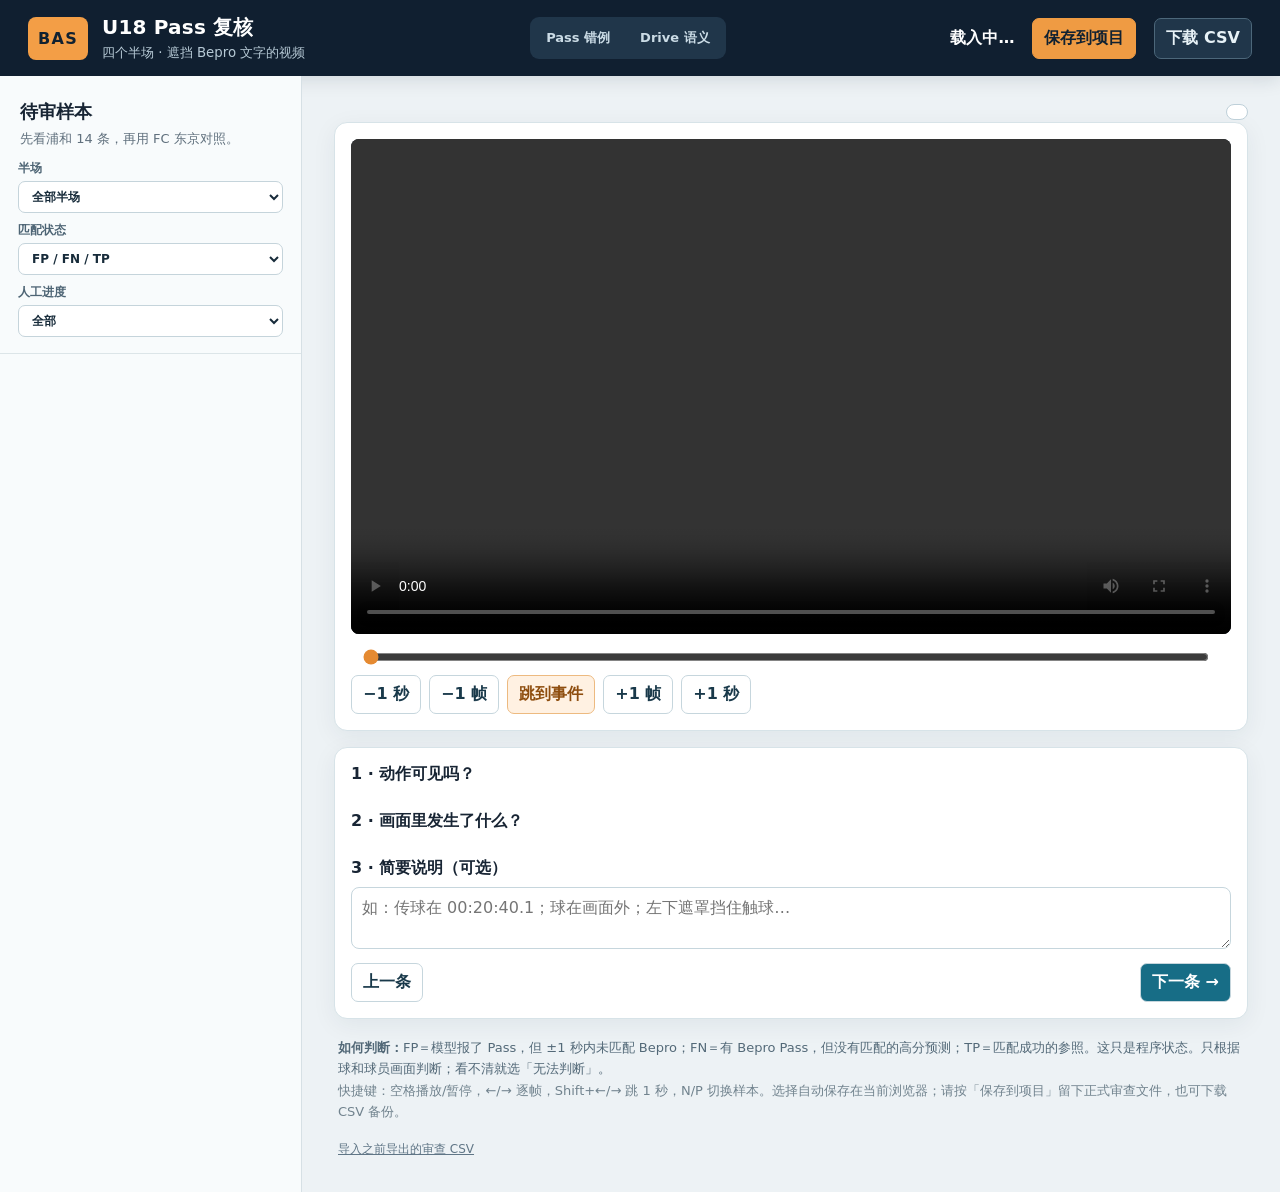
<file: web/u18_eval_review/index.html>
<!doctype html>
<html lang="zh-CN">
<head>
  <meta charset="utf-8">
  <meta name="viewport" content="width=device-width, initial-scale=1">
  <title>U18 BAS · Pass 人工复核</title>
  <meta name="description" content="本地离线 U18 BAS Pass 事件人工复核工具">
  <link rel="stylesheet" href="style.css">
</head>
<body>
  <header class="topbar">
    <div class="brand"><span class="mark">BAS</span><div><strong>U18 Pass 复核</strong><small>四个半场 · 遮挡 Bepro 文字的视频</small></div></div>
    <nav class="site-nav" aria-label="审查任务"><a id="pass-link" href="../review_site/index.html">Pass 错例</a><a id="drive-link" href="../drive_review_site/index.html">Drive 语义</a></nav>
    <div class="top-actions"><span id="progress" class="progress" aria-live="polite">载入中…</span><button id="save-project" class="primary" type="button">保存到项目</button><button id="export" class="secondary" type="button">下载 CSV</button></div>
  </header>
  <div class="shell">
    <aside class="sidebar" aria-label="样本列表">
      <div class="sidebar-head"><h2>待审样本</h2><p>先看浦和 14 条，再用 FC 东京对照。</p></div>
      <div class="filters">
        <label>半场<select id="video-filter"><option value="">全部半场</option></select></label>
        <label>匹配状态<select id="status-filter"><option value="">FP / FN / TP</option><option>FP</option><option>FN</option><option>TP</option></select></label>
        <label>人工进度<select id="review-filter"><option value="">全部</option><option value="pending">未完成</option><option value="done">已完成</option></select></label>
      </div>
      <div id="case-list" class="case-list" role="list"></div>
    </aside>
    <main class="main">
      <div class="intro"><div><span id="case-kicker" class="eyebrow"></span><h1 id="case-title"></h1><p id="case-subtitle"></p></div><span id="status-pill" class="pill"></span></div>
      <section class="player-panel" aria-label="视频审查">
        <div class="video-wrap"><video id="clip-video" controls playsinline preload="metadata"></video><div id="video-error" class="video-error" hidden>片段未能播放。<a id="clip-link" target="_blank" rel="noopener">单独打开视频文件</a></div></div>
        <div class="timeline"><span id="start-label"></span><input id="frame-slider" type="range" min="0" value="0" aria-label="片段逐帧进度"><span id="end-label"></span><span id="event-tick" aria-hidden="true"></span></div>
        <div class="player-controls"><button id="back-second" type="button">−1 秒</button><button id="back-frame" type="button">−1 帧</button><button id="event-jump" type="button" class="event-button">跳到事件</button><button id="forward-frame" type="button">+1 帧</button><button id="forward-second" type="button">+1 秒</button><span id="clock" class="clock"></span></div>
      </section>
      <section class="review-panel" aria-label="人工判断">
        <div class="field"><h2>1 · 动作可见吗？</h2><div id="visibility-options" class="choice-row" role="group" aria-label="动作可见性"></div></div>
        <div class="field"><h2>2 · 画面里发生了什么？</h2><div id="judgment-options" class="choice-row" role="group" aria-label="人工判断"></div></div>
        <label class="note-label" for="human-comment">3 · 简要说明（可选）</label><textarea id="human-comment" rows="2" placeholder="如：传球在 00:20:40.1；球在画面外；左下遮罩挡住触球…"></textarea>
        <div class="review-actions"><button id="previous" type="button">上一条</button><button id="next" type="button" class="primary">下一条 →</button></div>
      </section>
      <p class="help"><strong>如何判断：</strong>FP＝模型报了 Pass，但 ±1 秒内未匹配 Bepro；FN＝有 Bepro Pass，但没有匹配的高分预测；TP＝匹配成功的参照。这只是程序状态。只根据球和球员画面判断；看不清就选「无法判断」。<br><span>快捷键：空格播放/暂停，←/→ 逐帧，Shift+←/→ 跳 1 秒，N/P 切换样本。选择自动保存在当前浏览器；请按「保存到项目」留下正式审查文件，也可下载 CSV 备份。</span></p>
      <div class="backup"><label class="import-label">导入之前导出的审查 CSV <input id="import" type="file" accept=".csv,text/csv"></label><span id="save-status" aria-live="polite"></span></div>
    </main>
  </div>
  <script id="review-data" type="application/json">__REVIEW_DATA__</script>
  <script src="app.js"></script>
</body>
</html>
</file>
<file: web/u18_eval_review/style.css>
:root{font-family:Inter,"Segoe UI",system-ui,sans-serif;color:#182534;background:#edf2f5;font-size:16px}*{box-sizing:border-box}body{margin:0}button,select,textarea{font:inherit}button{cursor:pointer}button:focus-visible,select:focus-visible,textarea:focus-visible,input:focus-visible{outline:3px solid #166b99;outline-offset:2px}.topbar{height:76px;background:#101f30;color:white;display:flex;justify-content:space-between;align-items:center;padding:0 28px;gap:20px;box-shadow:0 3px 18px #10213122}.brand{display:flex;align-items:center;gap:14px}.brand strong{display:block;font-size:20px;letter-spacing:.01em}.brand small{display:block;color:#b6c9d5;margin-top:3px}.mark{background:#f39e46;color:#102131;font-weight:900;letter-spacing:.08em;padding:12px 10px;border-radius:8px}.site-nav{display:flex;gap:6px;background:#20364a;padding:4px;border-radius:9px}.site-nav a{color:#cbdce6;text-decoration:none;padding:8px 12px;border-radius:7px;font-size:13px;font-weight:700;white-space:nowrap}.site-nav a:hover{background:#35536a}.site-nav a[aria-current=page]{background:white;color:#14364b}.top-actions{display:flex;align-items:center;gap:18px}.progress{font-weight:700;font-variant-numeric:tabular-nums}.primary{background:#176d86;border:1px solid #176d86;color:white;font-weight:700}.primary:hover{background:#0d5870}.topbar .primary{background:#ef9b43;border-color:#ef9b43;color:#102131}.topbar .primary:hover{background:#ffc17d}.shell{display:grid;grid-template-columns:302px minmax(0,1fr);min-height:calc(100vh - 76px)}.sidebar{background:#f8fbfc;border-right:1px solid #d6e0e5;display:flex;flex-direction:column;min-height:0}.sidebar-head{padding:24px 20px 12px}.sidebar-head h2{margin:0;font-size:18px}.sidebar-head p{color:#60707d;font-size:13px;line-height:1.4;margin:6px 0 0}.filters{display:grid;gap:9px;padding:0 18px 16px;border-bottom:1px solid #dce5e8}.filters label{font-size:12px;color:#4e6575;font-weight:700}.filters select{display:block;width:100%;margin-top:4px;padding:7px 9px;border-radius:7px;background:white;border:1px solid #c5d4db;color:#172b3a}.case-list{padding:10px;overflow-y:auto;max-height:calc(100vh - 260px)}.case{display:block;text-align:left;width:100%;padding:11px 12px;margin-bottom:7px;border:1px solid transparent;background:transparent;border-radius:9px;color:#243749}.case:hover{background:#e9f2f5}.case.active{background:#e4f1f5;border-color:#73a9bb;box-shadow:inset 3px 0 #176d86}.case-top{display:flex;justify-content:space-between;align-items:center;gap:8px}.case-id{font-size:12px;font-weight:700;color:#5b7180}.case-time{font-size:15px;font-weight:700;font-variant-numeric:tabular-nums;margin-top:3px}.case-meta{font-size:12px;color:#6b7d89;margin-top:3px}.dot{width:9px;height:9px;border-radius:50%;background:#bdcbd2;flex:0 0 auto}.dot.done{background:#258d63}.badge{display:inline-block;border-radius:5px;padding:2px 6px;font-size:11px;font-weight:800;letter-spacing:.04em}.badge.FP{color:#a34420;background:#ffe5d9}.badge.FN{color:#1b5d9b;background:#dcecff}.badge.TP{color:#207855;background:#daf1e7}.badge.AUDIT{color:#68469d;background:#eee5fa}.main{width:min(1120px,100%);padding:28px 32px 34px;margin:0 auto}.intro{display:flex;justify-content:space-between;align-items:start;gap:20px}.eyebrow{font-size:12px;font-weight:800;color:#60788a;letter-spacing:.11em}.intro h1{margin:4px 0 4px;font-size:28px}.intro p{margin:0 0 18px;color:#5e6f7d}.pill{border:1px solid #bed0d9;padding:7px 10px;border-radius:100px;font-size:12px;color:#567080;background:white;white-space:nowrap}.player-panel,.review-panel{background:white;border:1px solid #d7e3e8;border-radius:13px;box-shadow:0 6px 25px #132f4010;padding:16px}.video-wrap{position:relative;background:#0b141d;aspect-ratio:16/9;border-radius:8px;overflow:hidden}.video-wrap video{width:100%;height:100%;display:block}.video-error{position:absolute;left:15px;bottom:48px;background:#fff7e5;color:#3c2b15;padding:10px;border-radius:7px}.video-error a{color:#096889}.timeline{display:flex;align-items:center;gap:10px;position:relative;margin-top:13px;color:#647887;font-variant-numeric:tabular-nums;font-size:12px}.timeline input{flex:1;min-width:0;accent-color:#e58a31}.timeline span:last-child{pointer-events:none}.player-controls{display:flex;align-items:center;gap:8px;flex-wrap:wrap;margin-top:8px}.player-controls button,.review-actions button{border:1px solid #c6d6dd;background:white;color:#19394a;border-radius:7px;padding:8px 11px;font-weight:650}.player-controls button:hover,.review-actions button:hover{background:#edf5f7}.player-controls .event-button{background:#fff1e2;border-color:#edba80;color:#8e4d0e}.clock{margin-left:auto;font-variant-numeric:tabular-nums;font-size:13px;color:#385266;font-weight:700}.review-panel{margin-top:16px}.field{margin-bottom:17px}.field h2{font-size:16px;margin:0 0 9px}.choice-row{display:flex;flex-wrap:wrap;gap:8px}.choice{border:1px solid #c9d9e0;background:#f8fbfc;color:#2e4655;padding:9px 13px;border-radius:8px}.choice:hover{background:#e9f4f7}.choice.selected{border-color:#176d86;background:#e1f2f5;color:#104f65;box-shadow:inset 0 0 0 1px #176d86;font-weight:700}.note-label{display:block;font-weight:700;margin-bottom:8px}.review-panel textarea{display:block;width:100%;resize:vertical;border:1px solid #c6d6dd;border-radius:8px;padding:10px;min-height:62px}.review-actions{display:flex;justify-content:space-between;margin-top:14px}.review-actions .primary{background:#176d86;color:white}.help{font-size:13px;line-height:1.65;color:#536978;margin:18px 4px}.help span{color:#71838e}.backup{display:flex;justify-content:space-between;align-items:center;gap:15px;font-size:12px;color:#607686;padding:0 4px}.import-label{cursor:pointer;text-decoration:underline}.import-label input{display:none}#save-status{min-height:1em}@media(max-width:900px){.topbar{height:auto;min-height:68px;padding:12px 15px;flex-wrap:wrap}.brand small{display:none}.site-nav{order:3;width:100%;justify-content:center}.shell{display:block}.sidebar{border-right:0;border-bottom:1px solid #d6e0e5}.sidebar-head{padding:14px 15px 8px}.filters{grid-template-columns:repeat(3,1fr);padding:0 12px 8px}.case-list{display:flex;gap:7px;overflow-x:auto;padding:8px 12px;max-height:none}.case{flex:0 0 150px;margin:0}.main{padding:18px 12px}.top-actions{gap:8px}.progress{font-size:13px}.topbar .primary{font-size:13px;padding:8px}.intro h1{font-size:22px}}@media(max-width:580px){.filters{grid-template-columns:1fr 1fr}.filters label:last-child{grid-column:span 2}.player-controls .clock{width:100%;margin:5px 0 0}.choice{padding:8px 10px}.brand strong{font-size:16px}}
.topbar .secondary{background:#20364a;color:#e7f2f7;border:1px solid #4c677a;border-radius:7px;padding:9px 11px;font-weight:700}.topbar .secondary:hover{background:#35536a}.topbar .primary{border-radius:7px;padding:9px 11px}.topbar button:disabled{opacity:.6;cursor:wait}
@media(max-width:580px){.topbar{gap:8px}.top-actions{width:100%;justify-content:space-between}.topbar .primary,.topbar .secondary{font-size:12px;padding:8px}.site-nav{order:4}}
</file>
